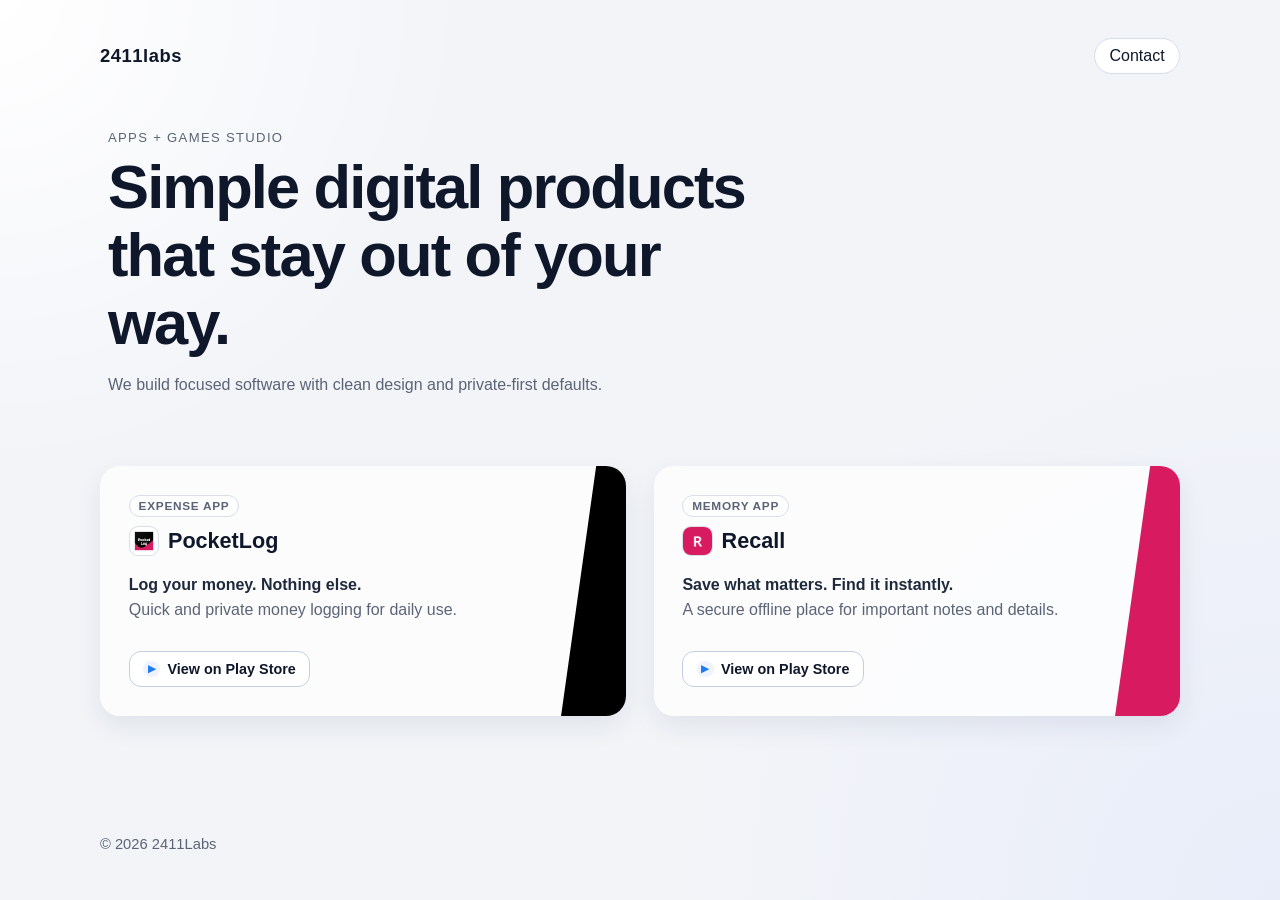
<file: index.html>
<!doctype html>
<html lang="en">
  <head>
    <meta charset="UTF-8" />
    <meta name="viewport" content="width=device-width, initial-scale=1.0" />
    <title>2411labs</title>
    <meta
      name="description"
      content="2411labs builds private, focused apps and games."
    />
    <link rel="stylesheet" href="styles.css" />
  </head>
  <body>
    <div class="page">
      <header class="topbar">
        <a class="brand" href="/home">2411labs</a>
        <div class="contact-wrap">
          <button
            type="button"
            class="top-cta"
            id="contact-copy-btn"
            aria-describedby="contact-copy-tooltip"
          >
            Contact
          </button>
          <span
            id="contact-copy-tooltip"
            class="copy-tooltip"
            role="status"
            aria-live="polite"
            hidden
            >Email copied</span>
        </div>
      </header>

      <main>
        <section class="intro">
          <p class="kicker">Apps + games studio</p>
          <h1>Simple digital products that stay out of your way.</h1>
          <p class="lead">
            We build focused software with clean design and private-first defaults.
          </p>
        </section>

        <section class="grid" aria-label="Products">
          <article class="product product-pocketlog">
            <div class="product-head">
              <p class="product-kind">Expense app</p>
              <div class="product-title">
                <img
                  class="app-icon"
                  src="pocketlog.png"
                  alt="PocketLog app icon"
                  loading="lazy"
                />
                <h2>PocketLog</h2>
              </div>
            </div>
            <div class="product-body">
              <p class="tagline">Log your money. Nothing else.</p>
              <p class="description">Quick and private money logging for daily use.</p>
            </div>
            <div class="product-action">
              <a
                class="store-link"
                href="https://play.google.com/store/apps/details?id=com.twentyfour11.pocketlog"
                target="_blank"
                rel="noopener noreferrer"
                ><span class="playstore-icon" aria-hidden="true">▶</span>View on Play Store</a
              >
            </div>
            <a
              class="card-link"
              href="https://play.google.com/store/apps/details?id=com.twentyfour11.pocketlog"
              target="_blank"
              rel="noopener noreferrer"
              aria-label="Open PocketLog on Play Store"
            ></a>
          </article>

          <article class="product product-recall">
            <div class="product-head">
              <p class="product-kind">Memory app</p>
              <div class="product-title">
                <img
                  class="app-icon"
                  src="recall.png"
                  alt="Recall app icon"
                  loading="lazy"
                />
                <h2>Recall</h2>
              </div>
            </div>
            <div class="product-body">
              <p class="tagline">Save what matters. Find it instantly.</p>
              <p class="description">
                A secure offline place for important notes and details.
              </p>
            </div>
            <div class="product-action">
              <a
                class="store-link"
                href="https://play.google.com/store/apps/details?id=com.twentyfour11.recall"
                target="_blank"
                rel="noopener noreferrer"
                ><span class="playstore-icon" aria-hidden="true">▶</span>View on Play Store</a
              >
            </div>
            <a
              class="card-link"
              href="https://play.google.com/store/apps/details?id=com.twentyfour11.recall"
              target="_blank"
              rel="noopener noreferrer"
              aria-label="Open Recall on Play Store"
            ></a>
          </article>
        </section>
      </main>

      <footer class="footer">
        <p>© 2026 2411Labs</p>
      </footer>
    </div>
    <script>
      (function () {
        var email = "2411labs@gmail.com";
        var btn = document.getElementById("contact-copy-btn");
        var tip = document.getElementById("contact-copy-tooltip");
        var hideTimer;

        function showTip(message) {
          clearTimeout(hideTimer);
          tip.textContent = message;
          tip.hidden = false;
          tip.classList.add("copy-tooltip--visible");
          hideTimer = setTimeout(function () {
            tip.classList.remove("copy-tooltip--visible");
            tip.hidden = true;
          }, 2200);
        }

        function copyEmail() {
          if (navigator.clipboard && navigator.clipboard.writeText) {
            navigator.clipboard.writeText(email).then(
              function () {
                showTip("Email copied");
              },
              function () {
                fallbackCopy();
              }
            );
          } else {
            fallbackCopy();
          }
        }

        function fallbackCopy() {
          var ta = document.createElement("textarea");
          ta.value = email;
          ta.setAttribute("readonly", "");
          ta.style.position = "fixed";
          ta.style.left = "-9999px";
          document.body.appendChild(ta);
          ta.select();
          try {
            document.execCommand("copy");
            showTip("Email copied");
          } catch (e) {
            showTip("Copy failed");
          }
          document.body.removeChild(ta);
        }

        btn.addEventListener("click", copyEmail);
      })();
    </script>
  </body>
</html>
</file>
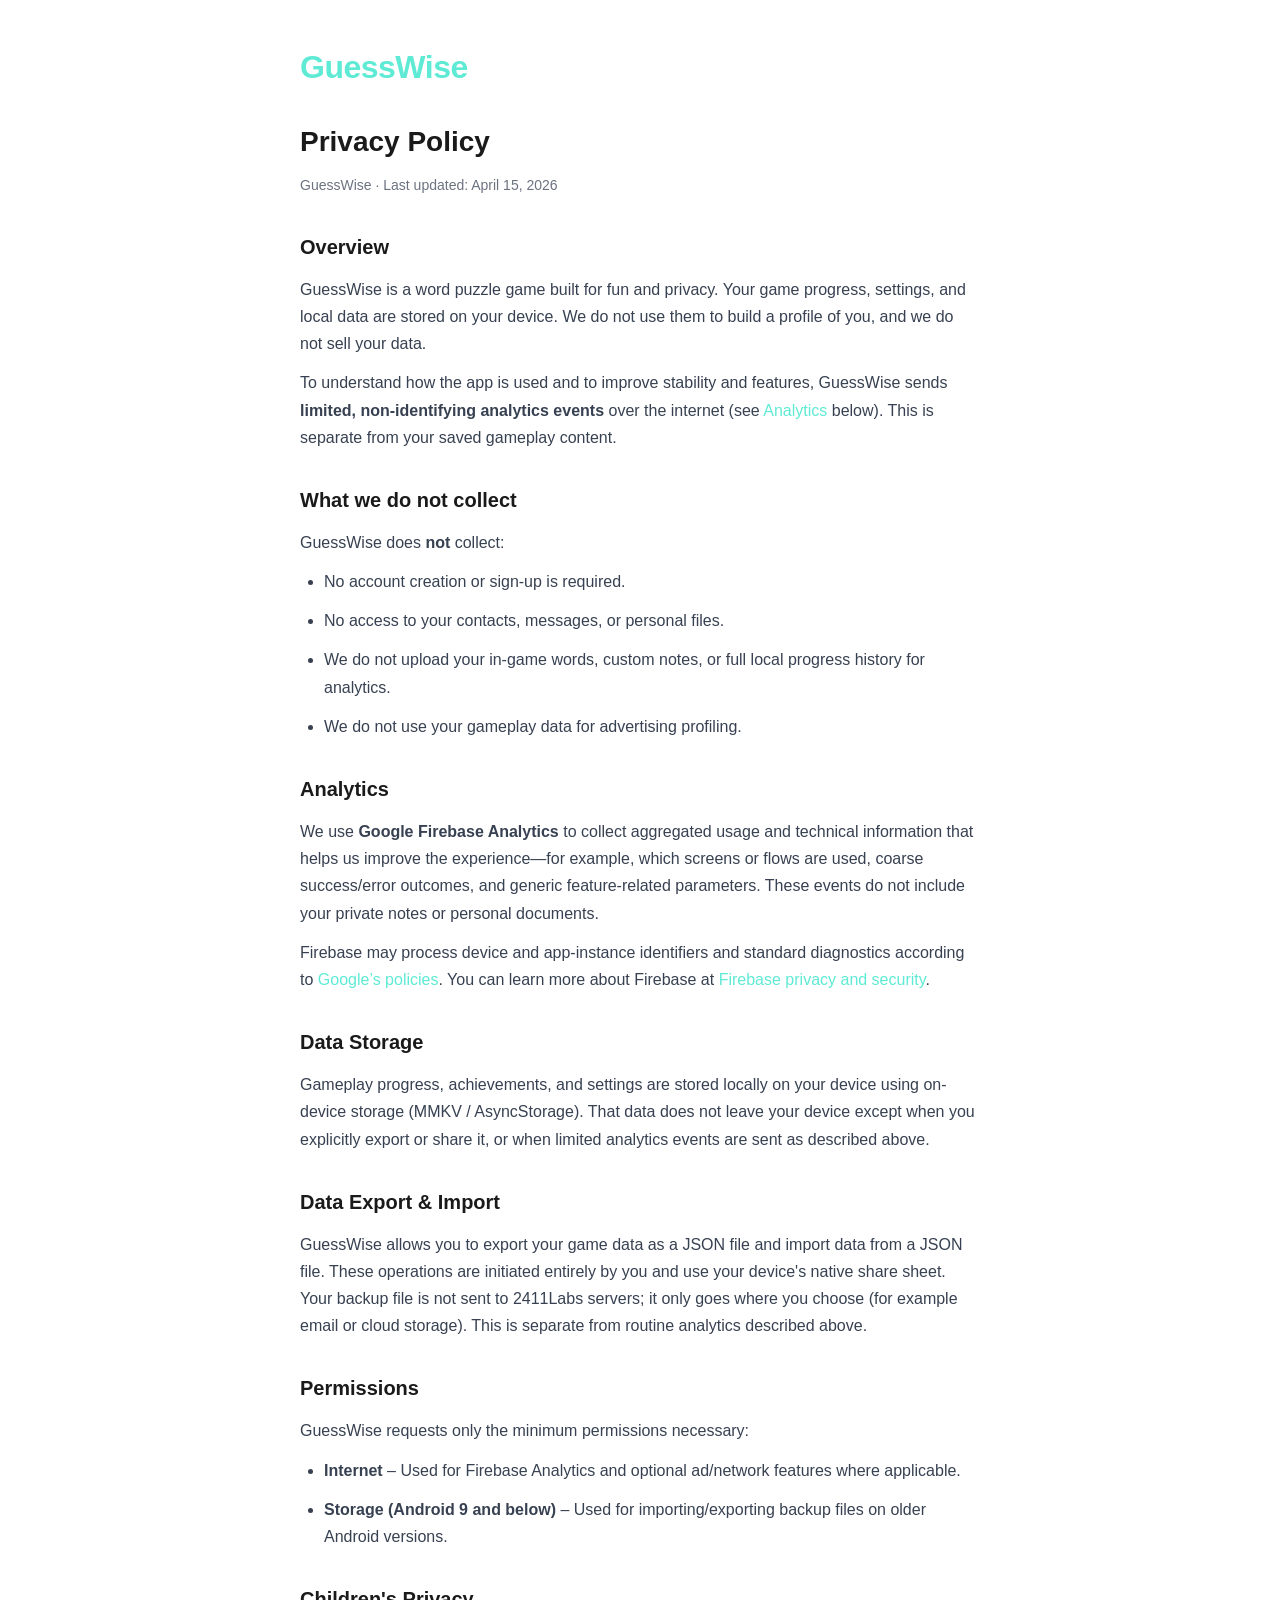
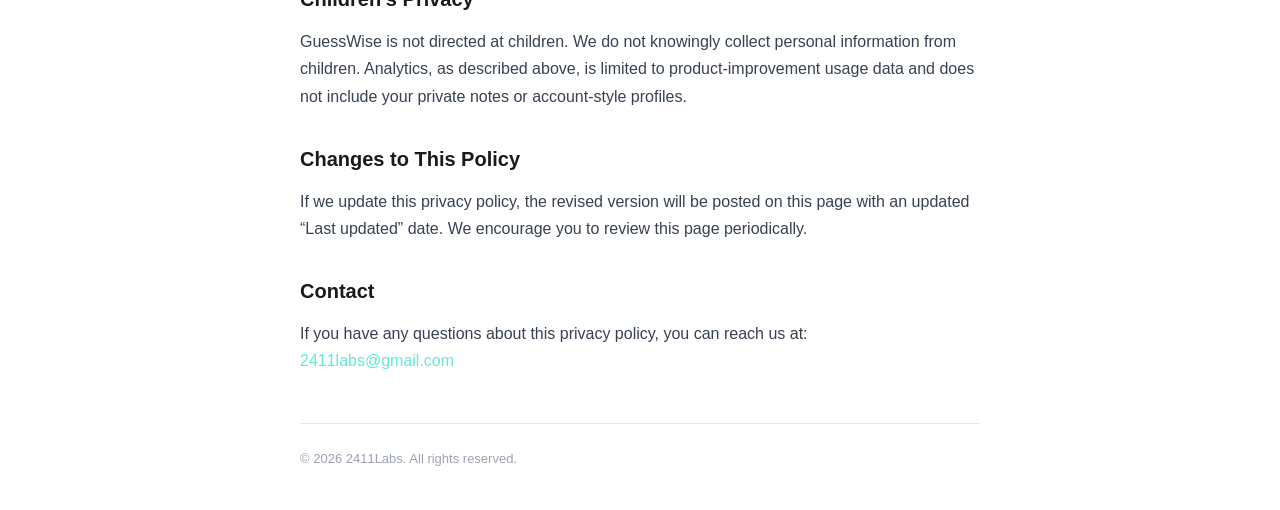
<file: guesswise-policy.html>
<!DOCTYPE html>
<html lang="en">
<head>
  <meta charset="UTF-8" />
  <meta name="viewport" content="width=device-width, initial-scale=1.0" />
  <title>GuessWise – Privacy Policy</title>
  <style>
    * { margin: 0; padding: 0; box-sizing: border-box; }
    body {
      font-family: -apple-system, BlinkMacSystemFont, "Segoe UI", Roboto, Helvetica, Arial, sans-serif;
      line-height: 1.7;
      color: #1a1a1a;
      background: #fff;
      padding: 40px 20px;
      max-width: 720px;
      margin: 0 auto;
    }
    .logo { font-size: 32px; font-weight: 800; color: #5EEAD4; margin-bottom: 24px; letter-spacing: -0.5px; }
    h1 { font-size: 28px; font-weight: 700; margin-bottom: 8px; }
    .subtitle { color: #6b7280; font-size: 14px; margin-bottom: 32px; }
    h2 { font-size: 20px; font-weight: 600; margin-top: 32px; margin-bottom: 12px; }
    p, li { font-size: 16px; color: #374151; margin-bottom: 12px; }
    ul { padding-left: 24px; margin-bottom: 12px; }
    a { color: #5EEAD4; text-decoration: none; }
    a:hover { text-decoration: underline; }
    .footer { margin-top: 48px; padding-top: 24px; border-top: 1px solid #e5e7eb; color: #9ca3af; font-size: 13px; }
  </style>
</head>
<body>

  <div class="logo">GuessWise</div>
  <h1>Privacy Policy</h1>
  <p class="subtitle">GuessWise &middot; Last updated: April 15, 2026</p>

  <h2>Overview</h2>
  <p>
    GuessWise is a word puzzle game built for fun and privacy.
    Your game progress, settings, and local data are stored on your device. We do not
    use them to build a profile of you, and we do not sell your data.
  </p>
  <p>
    To understand how the app is used and to improve stability and features, GuessWise
    sends <strong>limited, non-identifying analytics events</strong> over the internet
    (see <a href="#analytics">Analytics</a> below). This is separate from your saved
    gameplay content.
  </p>

  <h2>What we do not collect</h2>
  <p>GuessWise does <strong>not</strong> collect:</p>
  <ul>
    <li>No account creation or sign-up is required.</li>
    <li>No access to your contacts, messages, or personal files.</li>
    <li>We do not upload your in-game words, custom notes, or full local progress history for analytics.</li>
    <li>We do not use your gameplay data for advertising profiling.</li>
  </ul>

  <h2 id="analytics">Analytics</h2>
  <p>
    We use <strong>Google Firebase Analytics</strong> to collect aggregated usage and
    technical information that helps us improve the experience—for example, which
    screens or flows are used, coarse success/error outcomes, and generic
    feature-related parameters. These events do not include your private notes or
    personal documents.
  </p>
  <p>
    Firebase may process device and app-instance identifiers and standard diagnostics
    according to <a href="https://policies.google.com/privacy" target="_blank" rel="noopener noreferrer">Google&rsquo;s policies</a>.
    You can learn more about Firebase at
    <a href="https://firebase.google.com/support/privacy" target="_blank" rel="noopener noreferrer">Firebase privacy and security</a>.
  </p>

  <h2>Data Storage</h2>
  <p>
    Gameplay progress, achievements, and settings are
    stored locally on your device using on-device storage (MMKV / AsyncStorage).
    That data does not leave your device except when you explicitly export or share it,
    or when limited analytics events are sent as described above.
  </p>

  <h2>Data Export &amp; Import</h2>
  <p>
    GuessWise allows you to export your game data as a JSON file and import
    data from a JSON file. These operations are initiated entirely by you and use
    your device's native share sheet. Your backup file is not sent to 2411Labs
    servers; it only goes where you choose (for example email or cloud storage).
    This is separate from routine analytics described above.
  </p>

  <h2>Permissions</h2>
  <p>GuessWise requests only the minimum permissions necessary:</p>
  <ul>
    <li><strong>Internet</strong> – Used for Firebase Analytics and optional ad/network features where applicable.</li>
    <li><strong>Storage (Android 9 and below)</strong> – Used for importing/exporting backup files on older Android versions.</li>
  </ul>

  <h2>Children's Privacy</h2>
  <p>
    GuessWise is not directed at children. We do not knowingly collect personal
    information from children. Analytics, as described above, is limited to
    product-improvement usage data and does not include your private notes or
    account-style profiles.
  </p>

  <h2>Changes to This Policy</h2>
  <p>
    If we update this privacy policy, the revised version will be posted on this
    page with an updated &ldquo;Last updated&rdquo; date. We encourage you to review
    this page periodically.
  </p>

  <h2>Contact</h2>
  <p>
    If you have any questions about this privacy policy, you can reach us at:<br />
    <a href="mailto:2411labs@gmail.com">2411labs@gmail.com</a>
  </p>

  <div class="footer">
    &copy; 2026 2411Labs. All rights reserved.
  </div>

</body>
</html>
</file>
<file: styles.css>
:root {
  --bg: #f2f4f8;
  --ink: #0f172a;
  --muted: #5b6476;
  --card: #ffffff;
  --line: #d8deea;
  --accent: #e94f37;
  --accent-soft: #fff0ec;
  --accent-2: #1d7cf2;
  --accent-2-soft: #ecf3ff;
}

*,
*::before,
*::after {
  box-sizing: border-box;
}

body {
  margin: 0;
  min-height: 100vh;
  font-family: "Inter", -apple-system, BlinkMacSystemFont, "Segoe UI", Roboto, Arial,
    sans-serif;
  color: var(--ink);
  background:
    radial-gradient(circle at 0% 0%, #ffffff 0%, transparent 30%),
    radial-gradient(circle at 100% 100%, #e8edf9 0%, transparent 38%),
    var(--bg);
}

a {
  color: inherit;
}

.page {
  width: min(1080px, 92%);
  margin: 0 auto;
  padding: 2rem 0 3rem;
  min-height: 100vh;
  display: flex;
  flex-direction: column;
}

.page main {
  flex: 1;
}

.topbar {
  display: flex;
  justify-content: space-between;
  align-items: center;
  margin-bottom: 3.5rem;
}

.brand {
  text-decoration: none;
  font-weight: 800;
  font-size: 1.15rem;
  letter-spacing: 0.03em;
}

.contact-wrap {
  position: relative;
  display: inline-flex;
  flex-direction: column;
  align-items: flex-end;
}

.top-cta {
  text-decoration: none;
  border: 1px solid var(--line);
  border-radius: 999px;
  background: #ffffff;
  padding: 0.5rem 0.9rem;
  font-size: 0.92rem;
  font-weight: 600;
}

button.top-cta {
  cursor: pointer;
  font: inherit;
  color: inherit;
}

.copy-tooltip {
  position: absolute;
  top: calc(100% + 10px);
  right: 0;
  padding: 0.4rem 0.65rem;
  font-size: 0.78rem;
  font-weight: 600;
  color: #f8fafc;
  background: var(--ink);
  border-radius: 8px;
  box-shadow: 0 6px 18px rgba(15, 23, 42, 0.18);
  white-space: nowrap;
  opacity: 0;
  visibility: hidden;
  transform: translateY(-4px);
  transition: opacity 0.18s ease, transform 0.18s ease, visibility 0.18s;
  pointer-events: none;
  z-index: 10;
}

.copy-tooltip.copy-tooltip--visible {
  opacity: 1;
  visibility: visible;
  transform: translateY(0);
}

.copy-tooltip[hidden]:not(.copy-tooltip--visible) {
  display: none;
}

.kicker {
  margin: 0 0 0.5rem;
  font-size: 0.82rem;
  color: var(--muted);
  text-transform: uppercase;
  letter-spacing: 0.1em;
}

h1 {
  margin: 0;
  font-size: clamp(2rem, 4.8vw, 4.1rem);
  line-height: 1.1;
  letter-spacing: -0.03em;
  max-width: 20ch;
}

.lead {
  margin: 1.25rem 0 0;
  color: var(--muted);
  max-width: 64ch;
}

.grid {
  display: grid;
  grid-template-columns: 1fr;
  gap: 1.5rem;
  margin-bottom: 1.5rem;
}

.product {
  --card-surface: rgba(255, 255, 255, 0.78);
  background: var(--card-surface);
  border-radius: 20px;
  padding: 1.8rem;
  position: relative;
  overflow: hidden;
  isolation: isolate;
  box-shadow: 0 10px 26px rgba(26, 40, 71, 0.08);
  transition: transform 180ms ease, box-shadow 180ms ease, border-color 180ms ease;
  display: flex;
  flex-direction: column;
  gap: 1rem;
}

/* Solid color panel on the left — rotated rounded rectangle */
.product::before {
  content: "";
  position: absolute;
  z-index: 0;
  right: -6%;
  top: 50%;
  width: 15%;
  max-width: 9.5rem;
  height: 128%;
  transform: translateY(-50%) rotate(8deg);
  transform-origin: center center;
  border-radius: 22px 26px 26px 22px;
  pointer-events: none;
}

.product-pocketlog::before {
  background: #000;
}

.product-recall::before {
  background: #d81a60;
}

.product > *:not(.card-link) {
  position: relative;
  z-index: 1;
}

.product-kind {
  margin: 0;
  width: fit-content;
  padding: 0.2rem 0.55rem;
  border-radius: 999px;
  font-size: 0.74rem;
  font-weight: 600;
  text-transform: uppercase;
  letter-spacing: 0.06em;
  border: 1px solid #d8deea;
  background: #ffffffb3;
  color: var(--muted);
}

.product-head {
  display: flex;
  flex-direction: column;
  gap: 0.55rem;
}

.product-title {
  display: flex;
  align-items: center;
  gap: 0.55rem;
}

.app-icon {
  width: 1.9rem;
  height: 1.9rem;
  display: block;
  border-radius: 9px;
  object-fit: cover;
  background: #ffffff;
  border: 1px solid #d8deea;
}

h2 {
  margin: 0;
  font-size: 1.35rem;
}

.tagline {
  margin: 0;
  font-weight: 600;
  color: #1e293b;
}

.description {
  margin: 0.45rem 0 0;
  color: var(--muted);
}

.product-body {
  padding: 0.2rem 0 0.1rem;
}

.product-action {
  margin-top: auto;
  padding-top: 0.9rem;
}

.store-link {
  display: inline-flex;
  align-items: center;
  gap: 0.45rem;
  margin-top: 0;
  text-decoration: none;
  font-size: 0.9rem;
  font-weight: 600;
  border: 1px solid #c3cee2;
  background: #ffffff;
  border-radius: 12px;
  padding: 0.55rem 0.85rem;
  position: relative;
  z-index: 3;
}

.playstore-icon {
  width: 1.05rem;
  height: 1.05rem;
  display: inline-flex;
  align-items: center;
  justify-content: center;
  border-radius: 999px;
  background: #eef3ff;
  color: #1d7cf2;
  font-size: 0.6rem;
  line-height: 1;
}

.store-link:hover,
.store-link:focus-visible {
  border-color: #aebddb;
  background: #f9fbff;
}

.product:hover {
  transform: translateY(-3px);
  border-color: #bfcbe3;
  box-shadow: 0 16px 34px rgba(26, 40, 71, 0.12);
}

.card-link {
  position: absolute;
  inset: 0;
  z-index: 2;
  border-radius: inherit;
}

.card-link:focus-visible {
  outline: 2px solid #94a3b8;
  outline-offset: -4px;
}

.note {
  border: 1px dashed var(--line);
  border-radius: 14px;
  background: #ffffffcc;
  padding: 1.25rem 1.3rem;
  margin-bottom: 3rem;
}

.note p {
  margin: 0;
  color: var(--muted);
}

.footer {
  padding-top: 1.25rem;
}

.footer p {
  margin: 0;
  color: var(--muted);
  font-size: 0.92rem;
}

.intro {
  margin-bottom: 1.5rem;
  margin-left: 0.5rem;
}

@media (min-width: 760px) {
  .page {
    padding-top: 2.4rem;
  }

  .intro {
    margin-bottom: 4.5rem;
    margin-left: 0.5rem;
  }

  .grid {
    grid-template-columns: repeat(2, minmax(0, 1fr));
    gap: 1.7rem;
  }
}
</file>
